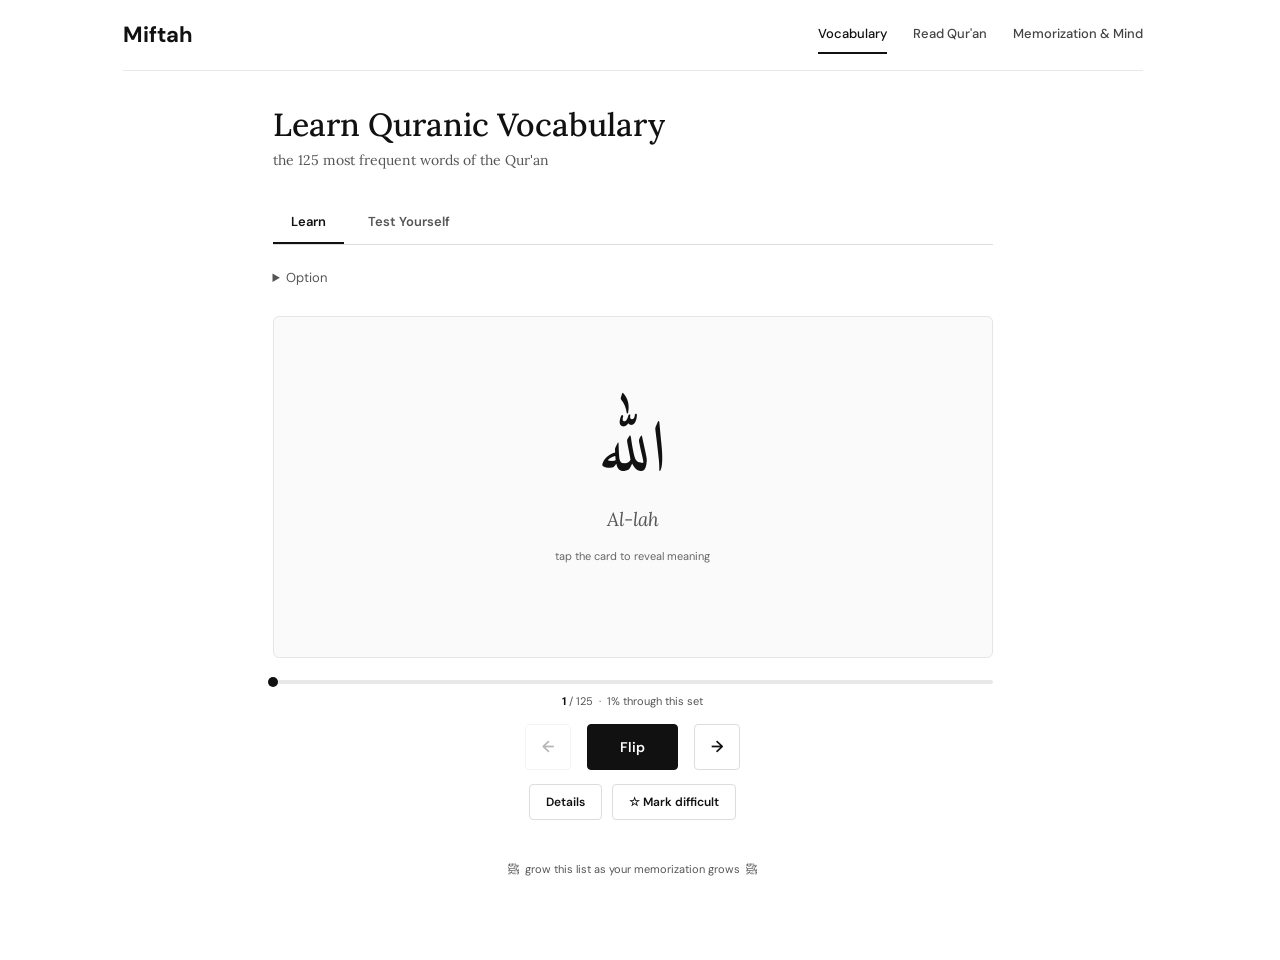
<file: index.html>
<!DOCTYPE html>
<html lang="en">
<head>
<meta charset="UTF-8">
<meta name="viewport" content="width=device-width, initial-scale=1.0">
<title>Most Frequent Words of the Qur'an</title>
<link rel="preconnect" href="https://fonts.googleapis.com">
<link rel="preconnect" href="https://fonts.gstatic.com" crossorigin>
<link href="https://fonts.googleapis.com/css2?family=Amiri:wght@400;700&family=DM+Sans:wght@400;500;600;700&family=Lora:ital,wght@0,400;0,500;0,600;0,700;1,400&display=swap" rel="stylesheet">
<link rel="icon" type="image/svg+xml" href="images/favicon.svg">
<link rel="stylesheet" href="styles.css">
</head>
<body class="memorization-page vocabulary-page">

<div class="guide-shell">

  <header class="app-header">
    <a class="app-brand" href="index.html">Miftah</a>
    <nav class="app-nav" aria-label="Main navigation">
      <a href="index.html" aria-current="page">Vocabulary</a>
      <a href="read.html">Read Qur'an</a>
      <a href="memorization.html">Memorization &amp; Mind</a>
    </nav>
  </header>

  <main class="vocabulary-workspace">
  <div class="mobile-menu" id="mobile-menu">
    <div class="workspace-heading">
    
      <h1>Learn Quranic Vocabulary</h1>
      <p class="subhead" id="subhead">the key to the most frequent words of the Qur'an</p>
    </div>

    <nav class="primary-nav" aria-label="Study mode">
      <div class="mode-toggle">
        <button class="mode-btn active" id="btn-learn" type="button" aria-label="Learn mode">Learn</button>
        <button class="mode-btn" id="btn-test" type="button" aria-label="Test yourself mode">Test Yourself</button>
      </div>
    </nav>

    <div class="toolbar" id="toolbar">
      <details class="study-options">
        <summary>Option</summary>
        <div class="toolbar-top">
          <input class="search-box" id="search-box" type="text" list="word-list" placeholder="Jump to a word…" aria-label="Jump to a word" autocomplete="off">
          <datalist id="word-list"></datalist>
        </div>
        <label class="sort-control" for="sort-select">
          <span>Sort words</span>
          <select id="sort-select">
            <option value="default">Default order</option>
            <option value="occurrences">Most occurrences first</option>
          </select>
        </label>
      <div class="filter-group">
        <span class="filter-label">Filter by type:</span>
        <button class="filter-pill active" data-type="All" type="button">All</button>
        <button class="filter-pill" data-type="Noun" type="button">Noun</button>
        <button class="filter-pill" data-type="Verb" type="button">Verb</button>
        <button class="filter-pill" data-type="Particle" type="button">Particle</button>
        <button class="filter-pill" data-type="Difficult" id="difficult-pill" type="button">★ Difficult</button>
      </div>
      </details>
    </div>
  </div>

  <div class="stage">
    <div class="frame">

      <div class="card-inner">

        <!-- LEARN MODE -->
        <div class="learn-wrap" id="learn-wrap">
          <div class="flip-scene" id="flip-scene">
            <div class="flip-card" id="flip-card">
              <div class="face front">
                <div class="arabic-word" id="w-arabic">الله</div>
                <div class="translit" id="w-translit">Al-lah</div>
                <div class="hint">tap the card to reveal meaning</div>
              </div>
              <div class="face back">
                <p class="translation-text" id="w-translation">Allah</p>
                <div class="badge-row" id="w-badges"></div>
                <div class="freq-block">
                  <div class="freq-label">appears <strong id="w-occ">2550</strong> times in the Qur'an</div>
                  <div class="freq-track"><div class="freq-fill" id="w-freq-fill"></div></div>
                </div>
                <div class="example-block" id="w-example" style="display:none;">
                  <div class="example-label">example</div>
                  <div class="example-arabic" id="w-ex-arabic"></div>
                  <div class="example-pronunciation" id="w-ex-pronunciation"></div>
                  <div class="example-meaning" id="w-ex-meaning"></div>
                </div>
              </div>
            </div>
          </div>
        </div>

        <!-- TEST MODE -->
        <div class="quiz-wrap" id="quiz-wrap">
          <div id="quiz-active-block">
            <div class="quiz-range" id="quiz-range">
              <span class="quiz-range-label">Test range</span>
              <label for="q-start">Start</label>
              <input id="q-start" type="number" min="1" value="1" inputmode="numeric">
              <label for="q-end">End</label>
              <input id="q-end" type="number" min="1" value="1" inputmode="numeric">
              <button class="nav-btn" id="q-apply-range" type="button">Apply</button>
            </div>
            <div class="quiz-scorebar">
              <div>Score <strong id="q-score" style="color:var(--gold-light)">0</strong>/<span id="q-total">0</span> · <span class="streak">streak <span id="q-streak">0</span></span></div>
              <div class="gauge" id="q-gauge" data-pct="0" style="--pct:0"></div>
            </div>
            <div class="quiz-question">
              <div class="quiz-label">What does this word mean?</div>
              <div class="quiz-prompt-arabic" id="q-arabic">مِنْ</div>
              <div class="quiz-prompt-word" id="q-name">min</div>
            </div>
            <div class="options" id="q-options"></div>
            <div class="quiz-feedback" id="q-feedback"></div>
            <div class="quiz-next" id="q-next-wrap" style="display:none;">
              <button class="nav-btn primary" id="q-next-btn" type="button">Next word →</button>
            </div>
          </div>
          <div class="quiz-summary" id="quiz-summary" style="display:none;">
            <div class="quiz-label">Session complete</div>
            <div class="big-score" id="qs-score">0/0</div>
            <p id="qs-msg">Well done.</p>
            <button class="nav-btn primary" id="q-restart-btn" type="button">Test again</button>
          </div>
        </div>

        <div class="empty-state" id="empty-state" style="display:none;">No words match this filter yet.</div>

      </div>
    </div>

    <div class="progress-wrap" id="learn-progress">
      <div class="progress-track" id="progress-track">
        <div class="progress-fill" id="progress-fill"></div>
        <div class="progress-thumb" id="progress-thumb"></div>
      </div>
      <div class="progress-labels"><strong id="p-pos">1</strong> / <span id="p-total">125</span> &nbsp;·&nbsp; <span id="p-pct">1%</span> through this set</div>
    </div>

    <div class="nav-row" id="learn-nav">
      <div class="nav-row-primary">
        <button class="nav-btn icon-btn" id="prev-btn" type="button" aria-label="Previous word">←</button>
        <button class="nav-btn primary" id="flip-btn" type="button">Flip</button>
        <button class="nav-btn icon-btn" id="next-btn" type="button" aria-label="Next word">→</button>
      </div>
      <div class="nav-row-secondary">
        <button class="nav-btn ghost" id="details-btn" type="button">Details</button>
        <button class="nav-btn ghost" id="star-btn" type="button">☆ Mark difficult</button>
      </div>
    </div>
  </div>

  <div class="details-sheet" id="details-sheet" aria-hidden="true">
    <button class="details-backdrop" id="details-backdrop" type="button" aria-label="Close details"></button>
    <section class="details-panel" role="dialog" aria-modal="true" aria-labelledby="details-title">
      <div class="details-topline">word notes</div>
      <h2 class="details-title" id="details-title">Word Detail</h2>
      <button class="details-close" id="details-close" type="button" aria-label="Close details">×</button>
      <img class="details-image" id="details-image" src="" alt="Word explanation image">
      <p class="details-caption" id="details-caption">Reference card for this word.</p>
    </section>
  </div>

  <footer>ﷺ &nbsp;grow this list as your memorization grows&nbsp; ﷺ</footer>

  </main>
</div>

<script src="app.js"></script>
</body>
</html>
</file>
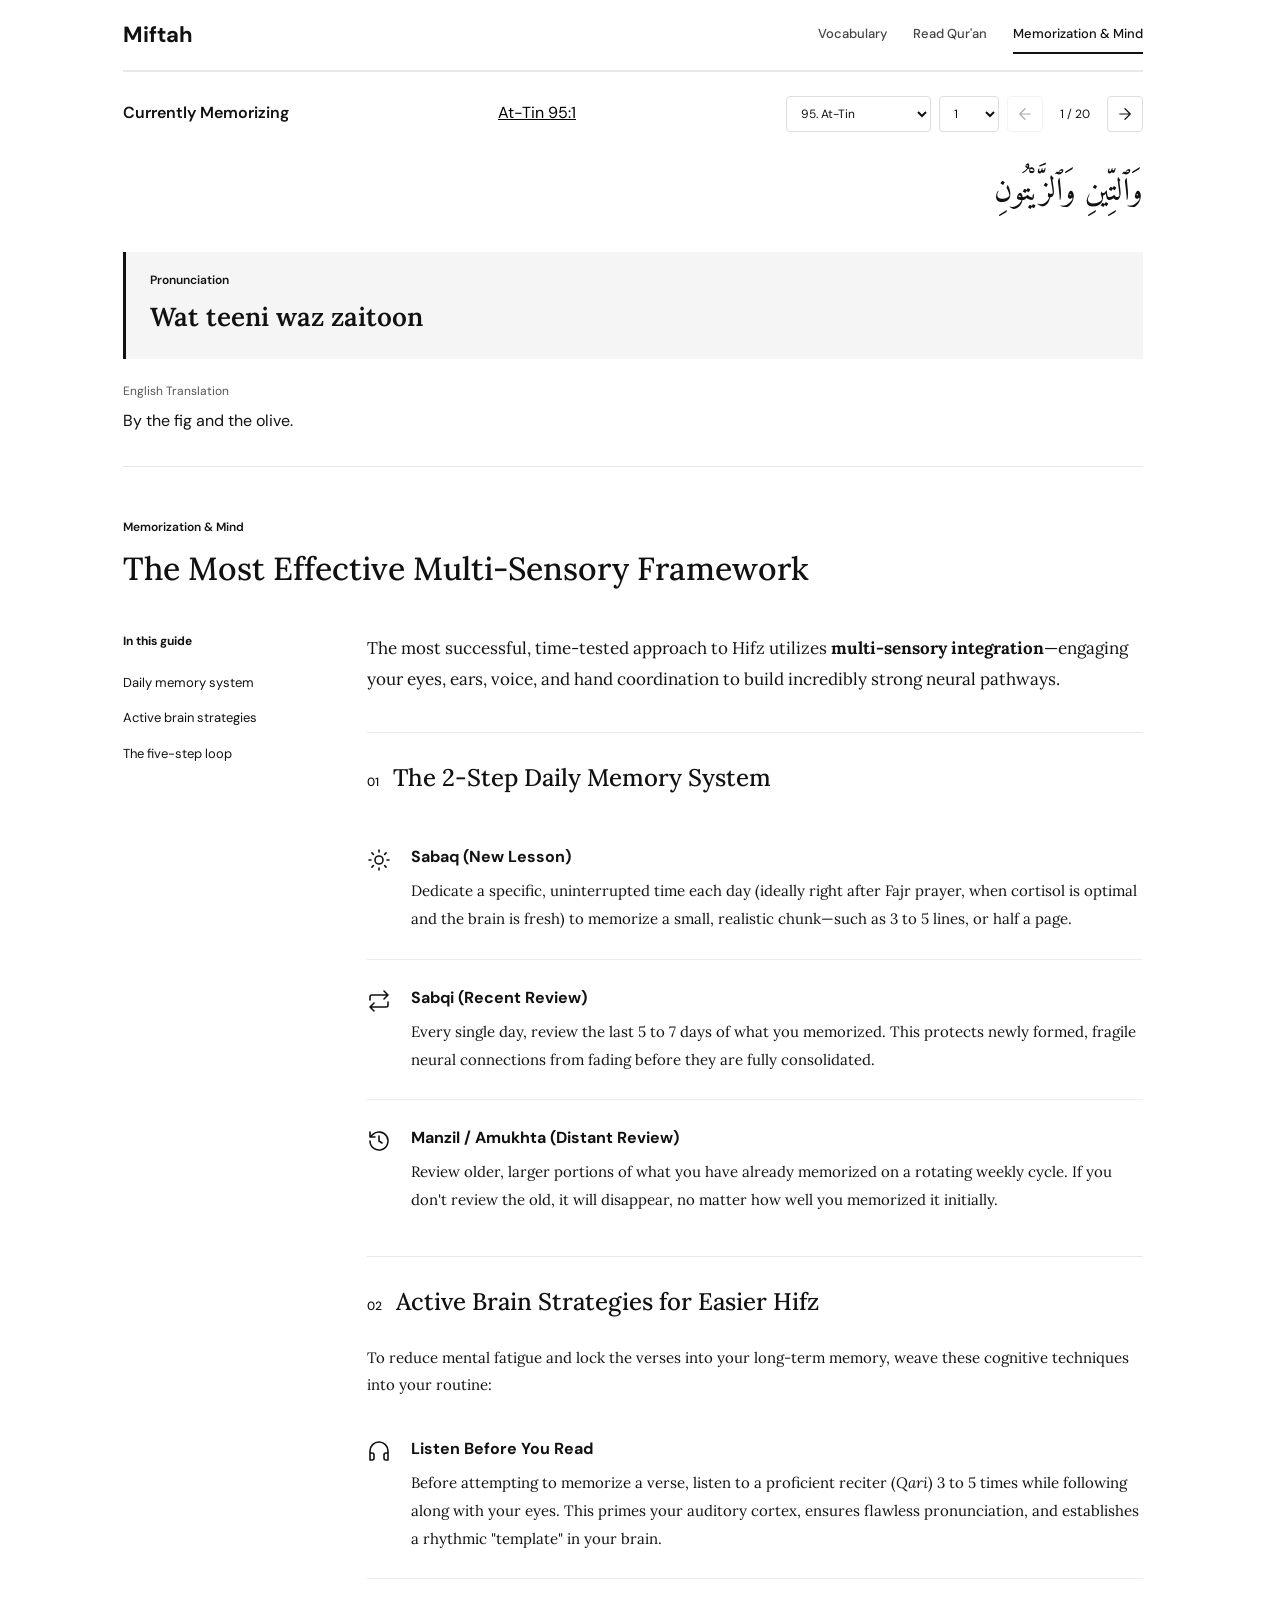
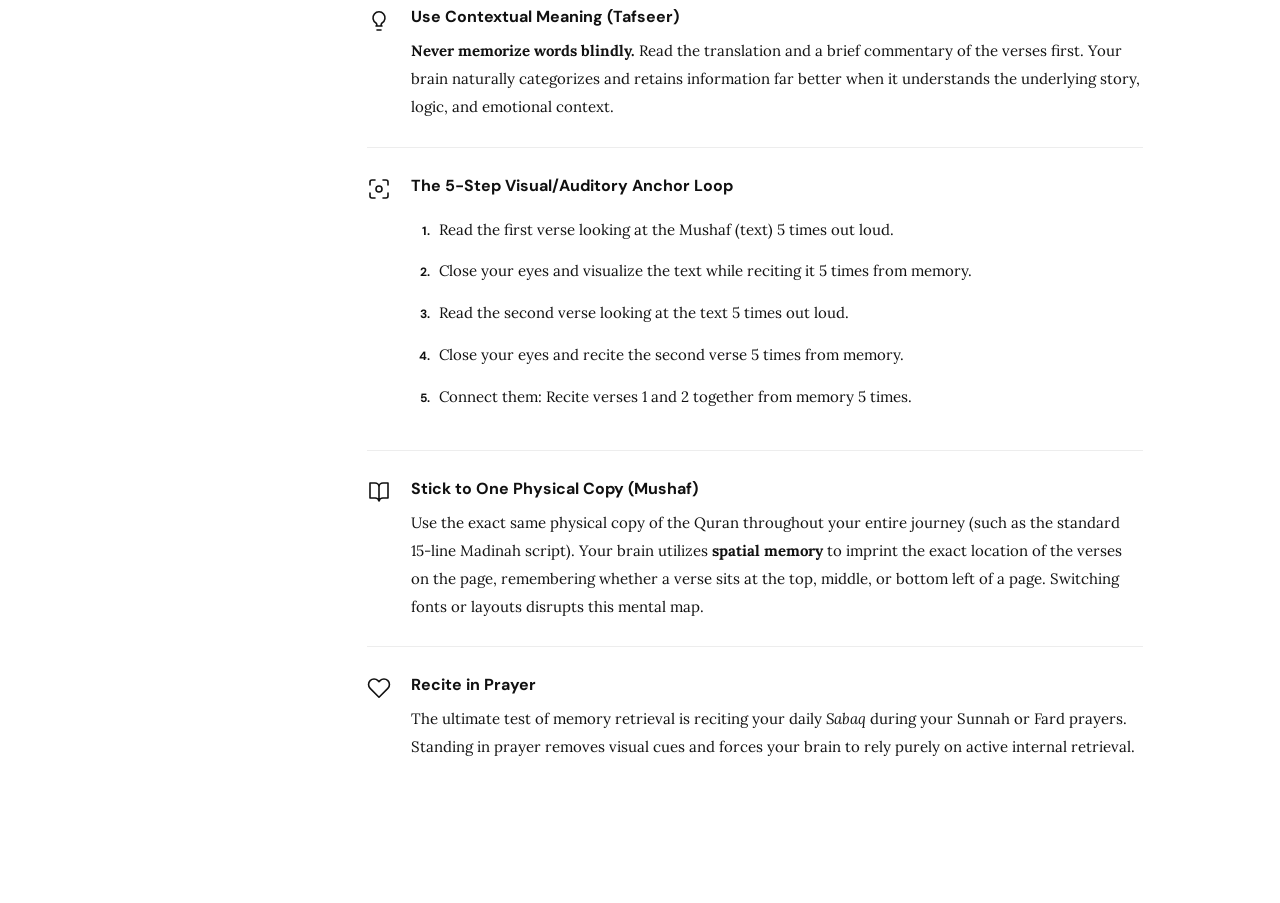
<file: memorization.html>
<!DOCTYPE html>
<html lang="en">
<head>
<meta charset="UTF-8">
<meta name="viewport" content="width=device-width, initial-scale=1.0">
<title>Memorization &amp; Mind | Miftah</title>
<link rel="preconnect" href="https://fonts.googleapis.com">
<link rel="preconnect" href="https://fonts.gstatic.com" crossorigin>
<link href="https://fonts.googleapis.com/css2?family=Amiri:wght@400;700&family=DM+Sans:wght@400;500;600;700&family=Lora:wght@400;500;600;700&display=swap" rel="stylesheet">
<link rel="icon" type="image/svg+xml" href="images/favicon.svg">
<link rel="stylesheet" href="styles.css">
</head>
<body class="memorization-page">
<svg class="guide-icon-definitions" xmlns="http://www.w3.org/2000/svg" aria-hidden="true">
  <symbol id="icon-book" viewBox="0 0 24 24"><path d="M12 7v14m-9-3V3h5a4 4 0 0 1 4 4 4 4 0 0 1 4-4h5v15h-5a4 4 0 0 0-4 3 4 4 0 0 0-4-3Z"/></symbol>
  <symbol id="icon-sun" viewBox="0 0 24 24"><circle cx="12" cy="12" r="4"/><path d="M12 2v2m0 16v2M2 12h2m16 0h2M4.93 4.93l1.42 1.42m11.3 11.3 1.42 1.42m0-14.14-1.42 1.42m-11.3 11.3-1.42 1.42"/></symbol>
  <symbol id="icon-repeat" viewBox="0 0 24 24"><path d="m17 2 4 4-4 4M3 11V8a2 2 0 0 1 2-2h16M7 22l-4-4 4-4m14-1v3a2 2 0 0 1-2 2H3"/></symbol>
  <symbol id="icon-history" viewBox="0 0 24 24"><path d="M3 12a9 9 0 1 0 2.64-6.36L3 8m0-5v5h5m4-1v5l3 2"/></symbol>
  <symbol id="icon-headphones" viewBox="0 0 24 24"><path d="M3 14v-3a9 9 0 0 1 18 0v3M5 13H3v7h2a2 2 0 0 0 2-2v-3a2 2 0 0 0-2-2Zm14 0h2v7h-2a2 2 0 0 1-2-2v-3a2 2 0 0 1 2-2Z"/></symbol>
  <symbol id="icon-lightbulb" viewBox="0 0 24 24"><path d="M9 18h6m-5 4h4m-5-7a6 6 0 1 1 6 0c-.8.6-1 1.2-1 3h-4c0-1.8-.2-2.4-1-3Z"/></symbol>
  <symbol id="icon-focus" viewBox="0 0 24 24"><path d="M8 3H5a2 2 0 0 0-2 2v3m13-5h3a2 2 0 0 1 2 2v3M3 16v3a2 2 0 0 0 2 2h3m8 0h3a2 2 0 0 0 2-2v-3"/><circle cx="12" cy="12" r="3"/></symbol>
  <symbol id="icon-heart" viewBox="0 0 24 24"><path d="M20.84 4.61a5.5 5.5 0 0 0-7.78 0L12 5.67l-1.06-1.06a5.5 5.5 0 0 0-7.78 7.78L12 21.23l8.84-8.84a5.5 5.5 0 0 0 0-7.78Z"/></symbol>
  <symbol id="icon-arrow" viewBox="0 0 24 24"><path d="m12 19-7-7 7-7m-7 7h14"/></symbol>
</svg>
<div class="guide-shell">
	<header class="app-header">
		<a class="app-brand" href="index.html">Miftah</a>
		<nav class="app-nav" aria-label="Main navigation">
			<a href="index.html">Vocabulary</a>
			<a href="read.html">Read Qur'an</a>
			<a href="memorization.html" aria-current="page">Memorization &amp; Mind</a>
		</nav>
	</header>
<main class="guide-page">
	
	<section class="current-verse" aria-labelledby="current-verse-title" aria-busy="true">
		<div class="current-verse-heading">
			<h2 id="current-verse-title">Currently Memorizing</h2>
			<a id="current-verse-reference" hidden></a>
			<div class="verse-nav" role="group" aria-label="Verse navigation">
				<select id="memory-surah-select" aria-label="Select surah" disabled></select>
				<select id="memory-verse-select" aria-label="Select memorization verse" disabled></select>
				<button id="memory-verse-prev" type="button" aria-label="Previous verse" title="Previous verse" disabled><svg class="guide-icon" aria-hidden="true"><use href="#icon-arrow"/></svg></button>
				<span id="memory-verse-position" role="status" aria-atomic="true">0 / 0</span>
				<button class="verse-next" id="memory-verse-next" type="button" aria-label="Next verse" title="Next verse" disabled><svg class="guide-icon" aria-hidden="true"><use href="#icon-arrow"/></svg></button>
			</div>
		</div>
		<p id="current-verse-status" role="status">Loading verse...</p>
		<div id="current-verse-content" hidden>
			<p class="current-verse-arabic" id="current-verse-arabic" lang="ar" dir="rtl"></p>
			<dl class="current-verse-meaning">
				<div class="verse-pronunciation"><dt>Pronunciation</dt><dd id="current-verse-pronunciation"></dd></div>
				<div><dt>English Translation</dt><dd id="current-verse-translation" lang="en"></dd></div>
			</dl>
		</div>
	</section>

    <div class="workspace-heading">
		<p class="guide-eyebrow">Memorization &amp; Mind</p>
		<h1>The Most Effective Multi-Sensory Framework</h1>
	</div>
	<div class="guide-layout">
	<aside class="guide-sidebar">
		<nav aria-label="On this page">
			<p>In this guide</p>
			<a href="#daily-memory-system">Daily memory system</a>
			<a href="#brain-strategies">Active brain strategies</a>
			<a href="#anchor-loop">The five-step loop</a>
		</nav>
	</aside>
	<article class="memory-guide-content">
		<p class="guide-intro">The most successful, time-tested approach to Hifz utilizes <strong>multi-sensory integration</strong>&mdash;engaging your eyes, ears, voice, and hand coordination to build incredibly strong neural pathways.</p>

		<section aria-labelledby="daily-memory-system">
			<h2 id="daily-memory-system"><span class="guide-section-number">01</span>The 2-Step Daily Memory System</h2>
			<ul class="memory-steps guide-practices">
				<li><svg class="guide-icon" aria-hidden="true"><use href="#icon-sun"/></svg><strong>Sabaq (New Lesson)</strong> Dedicate a specific, uninterrupted time each day (ideally right after Fajr prayer, when cortisol is optimal and the brain is fresh) to memorize a small, realistic chunk&mdash;such as 3 to 5 lines, or half a page.</li>
				<li><svg class="guide-icon" aria-hidden="true"><use href="#icon-repeat"/></svg><strong>Sabqi (Recent Review)</strong> Every single day, review the last 5 to 7 days of what you memorized. This protects newly formed, fragile neural connections from fading before they are fully consolidated.</li>
				<li><svg class="guide-icon" aria-hidden="true"><use href="#icon-history"/></svg><strong>Manzil / Amukhta (Distant Review)</strong> Review older, larger portions of what you have already memorized on a rotating weekly cycle. If you don't review the old, it will disappear, no matter how well you memorized it initially.</li>
			</ul>
		</section>

		<section aria-labelledby="brain-strategies">
			<h2 id="brain-strategies"><span class="guide-section-number">02</span>Active Brain Strategies for Easier Hifz</h2>
			<p>To reduce mental fatigue and lock the verses into your long-term memory, weave these cognitive techniques into your routine:</p>
			<ul class="memory-steps guide-practices">
				<li><svg class="guide-icon" aria-hidden="true"><use href="#icon-headphones"/></svg><strong>Listen Before You Read</strong> Before attempting to memorize a verse, listen to a proficient reciter (<em>Qari</em>) 3 to 5 times while following along with your eyes. This primes your auditory cortex, ensures flawless pronunciation, and establishes a rhythmic "template" in your brain.</li>
				<li><svg class="guide-icon" aria-hidden="true"><use href="#icon-lightbulb"/></svg><strong>Use Contextual Meaning (Tafseer)</strong> <strong>Never memorize words blindly.</strong> Read the translation and a brief commentary of the verses first. Your brain naturally categorizes and retains information far better when it understands the underlying story, logic, and emotional context.</li>
				<li id="anchor-loop">
					<svg class="guide-icon" aria-hidden="true"><use href="#icon-focus"/></svg>
					<strong>The 5-Step Visual/Auditory Anchor Loop</strong>
					<ol class="memory-steps">
						<li>Read the first verse looking at the Mushaf (text) 5 times out loud.</li>
						<li>Close your eyes and visualize the text while reciting it 5 times from memory.</li>
						<li>Read the second verse looking at the text 5 times out loud.</li>
						<li>Close your eyes and recite the second verse 5 times from memory.</li>
						<li>Connect them: Recite verses 1 and 2 together from memory 5 times.</li>
					</ol>
				</li>
				<li><svg class="guide-icon" aria-hidden="true"><use href="#icon-book"/></svg><strong>Stick to One Physical Copy (Mushaf)</strong> Use the exact same physical copy of the Quran throughout your entire journey (such as the standard 15-line Madinah script). Your brain utilizes <strong>spatial memory</strong> to imprint the exact location of the verses on the page, remembering whether a verse sits at the top, middle, or bottom left of a page. Switching fonts or layouts disrupts this mental map.</li>
				<li><svg class="guide-icon" aria-hidden="true"><use href="#icon-heart"/></svg><strong>Recite in Prayer</strong> The ultimate test of memory retrieval is reciting your daily <em>Sabaq</em> during your Sunnah or Fard prayers. Standing in prayer removes visual cues and forces your brain to rely purely on active internal retrieval.</li>
			</ul>
		</section>
	</article>
	</div>
</main>
</div>
<script src="memorization.js"></script>
</body>
</html>
</file>
<file: styles.css>
:root{
  --bg-deep:#0b2830;
  --bg-deeper:#071c22;
  --bg-panel:#0f3540;
  --bg-panel-2:#123f4c;
  --gold:#c9a227;
  --gold-light:#e8cf7a;
  --gold-dim:#8a721f;
  --ivory:#f3ead4;
  --ivory-dim:#cabf9e;
  --maroon:#9a4436;
  --teal:#3a9188;
  --ok:#5fae74;
  --bad:#b25550;
  --shadow:rgba(0,0,0,0.45);
  --radius-card:26px;
}

*{box-sizing:border-box;}
html,body{margin:0;padding:0;}
html{scrollbar-gutter:stable;}

body{
  min-height:100vh;
  background:
    radial-gradient(circle at 20% 10%, rgba(58,145,136,0.18), transparent 45%),
    radial-gradient(circle at 85% 85%, rgba(201,162,39,0.10), transparent 50%),
    var(--bg-deep);
  background-color:var(--bg-deep);
  font-family:'Lora', Georgia, serif;
  color:var(--ivory);
  overflow-x:hidden;
  position:relative;
}

body::before{
  content:"";
  position:fixed;
  inset:0;
  pointer-events:none;
  opacity:0.05;
  background-image:
    repeating-linear-gradient(45deg, var(--gold) 0 1px, transparent 1px 46px),
    repeating-linear-gradient(-45deg, var(--gold) 0 1px, transparent 1px 46px);
  background-size:46px 46px;
  animation: driftPattern 90s linear infinite;
  z-index:0;
}
@keyframes driftPattern{
  from{ background-position:0 0, 0 0; }
  to{ background-position:600px 600px, -600px 600px; }
}

.wrap{
  position:relative;
  z-index:1;
  max-width:760px;
  margin:0 auto;
  padding:34px 20px 70px;
}
.mobile-menu-bar{ display:none; }
.mobile-menu-toggle{ display:none; }

.site-header{
  display:flex;
  flex-wrap:wrap;
  align-items:center;
  justify-content:space-between;
  gap:12px 24px;
  margin-bottom:28px;
  padding:0 0 16px;
  border-bottom:1px solid rgba(201,162,39,0.25);
  text-align:left;
  opacity:1;
  animation:none;
}
.site-brand{
  font-family:'Amiri', serif;
  font-size:32px;
  line-height:1.2;
  color:var(--gold-light);
  text-decoration:none;
}
.feature-nav{ display:flex; flex-wrap:wrap; gap:4px 20px; }
.feature-nav a, .guide-contents a{
  padding:8px 0;
  font-family:'Inter', sans-serif;
  font-size:12px;
  line-height:1.5;
  color:var(--ivory-dim);
  text-decoration:none;
  border-bottom:2px solid transparent;
}
.feature-nav a[aria-current="page"]{ color:var(--gold-light); border-color:var(--gold); }
.feature-nav a:hover, .guide-contents a:hover{ color:var(--ivory); border-color:var(--teal); }
a:focus-visible, summary:focus-visible{
  outline:2px solid var(--gold-light);
  outline-offset:3px;
}
.workspace-heading{ margin:0 0 20px; text-align:left; }
.workspace-heading h1{ margin:0 0 4px; font-size:30px; letter-spacing:0; line-height:1.3; }
.workspace-heading .subhead{ font-size:15px; }
.study-options{ width:100%; }
.study-options summary{ color:var(--ivory-dim); font-size:13px; padding:8px 0; cursor:pointer; }
.study-options .sort-control{ margin:12px 0; }
.study-options .filter-group{ justify-content:flex-start; }
.guide-contents{ display:flex; flex-wrap:wrap; gap:0 20px; padding-bottom:16px; margin-bottom:24px; border-bottom:1px solid rgba(201,162,39,0.18); }
.memory-guide-content{
  padding:0 0 20px;
  font-size:15px;
  line-height:1.75;
  overflow-wrap:anywhere;
}
.memory-guide-content section{ padding:8px 0 16px; }
.memory-guide-content a, footer a{ color:var(--gold-light); text-underline-offset:4px; }
.memory-guide-content h2{
  margin:12px 0 16px;
  font-family:'Amiri', serif;
  font-size:24px;
  line-height:1.35;
  scroll-margin-top:24px;
}
.memory-guide-content h3{
  margin:24px 0 10px;
  color:var(--gold-light);
  font-size:17px;
  line-height:1.5;
}
.memory-guide-content p{ margin:0 0 12px; }
.memory-steps{ margin:0; padding-left:24px; }
.memory-steps li{ padding-left:4px; margin-bottom:14px; }
.memory-table-scroll{ max-width:100%; overflow-x:auto; }
.memory-table-scroll:focus-visible{ outline:2px solid var(--gold-light); outline-offset:3px; }
.memory-table{ width:100%; min-width:540px; border-collapse:collapse; font-size:14px; line-height:1.6; }
.memory-table caption{ text-align:left; color:var(--ivory-dim); padding:0 0 12px; }
.memory-table th, .memory-table td{ padding:12px; text-align:left; vertical-align:top; border-bottom:1px solid rgba(201,162,39,0.2); }
.memory-table thead th{ color:var(--gold-light); background:rgba(58,145,136,0.1); }
.memory-table tbody th{ font-weight:500; width:24%; }
.memory-guide-content .memory-guide-note{
  margin:18px 0 0;
  padding-left:14px;
  border-left:2px solid var(--teal);
  color:var(--ivory-dim);
  font-size:14px;
}

body.memorization-page{
  background:#fff;
  color:#111;
  font-family:'Lora', Georgia, serif;
}
.memorization-page::before{ display:none; }
.guide-icon-definitions{ position:absolute; width:0; height:0; overflow:hidden; }
.guide-shell{ max-width:1100px; margin:0 auto; padding:0 40px 80px; }
.guide-topbar{
  display:flex;
  justify-content:space-between;
  align-items:center;
  flex-wrap:wrap;
  gap:16px;
  padding:24px 0;
  border-bottom:1px solid #e8e8e8;
  font-family:'DM Sans', sans-serif;
}
.guide-topbar a{ color:#111; text-decoration:none; }
.guide-brand{ font-size:20px; font-weight:700; }
.guide-brand span{ font-size:13px; font-weight:400; margin-left:8px; }
.guide-back{ display:inline-flex; align-items:center; gap:8px; font-size:13px; padding:8px 0; }
.guide-topbar a:hover, .guide-sidebar a:hover{ text-decoration:underline; text-underline-offset:5px; }
.memorization-page a:focus-visible{ outline:2px solid #111; outline-offset:5px; }
.guide-icon{ width:24px; height:24px; flex:none; fill:none; stroke:currentColor; stroke-width:1.6; stroke-linecap:round; stroke-linejoin:round; }
.guide-back .guide-icon{ width:18px; height:18px; }
.memorization-page .workspace-heading{ max-width:770px; margin:52px 0 44px; }
.guide-title-icon{ width:40px; height:40px; margin-bottom:22px; }
.guide-eyebrow{ margin:0 0 14px; font-family:'DM Sans', sans-serif; font-size:12px; font-weight:600; }
.memorization-page .workspace-heading h1{ color:#111; font-family:'Lora', Georgia, serif; font-size:32px; font-weight:500; line-height:1.25; letter-spacing:0; }
.current-verse{ margin:0 0 42px; padding:24px 0 30px; border-top:1px solid #e8e8e8; border-bottom:1px solid #e8e8e8; }
.current-verse-heading{ display:flex; flex-wrap:wrap; align-items:baseline; justify-content:space-between; gap:8px 20px; font-family:'DM Sans', sans-serif; }
.current-verse-heading h2{ margin:0; font-size:16px; font-weight:600; }
.current-verse-heading p{ margin:0; font-size:13px; color:#555; }
#current-verse-reference, #current-verse-reference:visited, #current-verse-reference:hover, #current-verse-reference:active{ color:#000; }
.verse-nav{ display:flex; flex-wrap:wrap; align-items:center; gap:8px; }
.verse-nav select{ height:36px; padding:0 10px; border:1px solid #ddd; border-radius:4px; background:#fff; color:#111; font-family:'DM Sans', sans-serif; font-size:12px; }
.verse-nav #memory-surah-select{ width:min(145px, 36vw); }
.verse-nav #memory-verse-select{ width:min(60px, 42vw); }
.verse-nav select:focus-visible{ outline:2px solid #111; outline-offset:3px; }
.verse-nav button{ display:flex; align-items:center; justify-content:center; width:36px; height:36px; padding:0; border:1px solid #ddd; border-radius:4px; background:#fff; color:#111; cursor:pointer; }
.verse-nav button:hover:not(:disabled){ background:#f4f4f4; border-color:#111; }
.verse-nav button:focus-visible{ outline:2px solid #111; outline-offset:3px; }
.verse-nav button:disabled{ opacity:0.35; cursor:default; }
.verse-nav .guide-icon{ width:18px; height:18px; }
.verse-next .guide-icon{ transform:rotate(180deg); }
#memory-verse-position{ min-width:48px; text-align:center; font-size:12px; font-variant-numeric:tabular-nums; }
.current-verse-arabic{ margin:28px 0; font-family:'Amiri', serif; font-size:32px; line-height:2; text-align:right; overflow-wrap:anywhere; }
.current-verse-meaning{ display:grid; grid-template-columns:minmax(0,1fr); gap:24px; margin:0; }
.current-verse-meaning dt{ margin-bottom:8px; font-family:'DM Sans', sans-serif; font-size:12px; color:#555; }
.current-verse-meaning dd{ margin:0; font-size:16px; line-height:1.8; overflow-wrap:anywhere; }
.verse-pronunciation{ padding:20px 24px; border-left:3px solid #111; background:#f5f5f5; }
.verse-pronunciation dt{ color:#111; font-weight:600; }
.verse-pronunciation dd{ font-size:26px; font-weight:600; line-height:1.65; }
#current-verse-status{ font-family:'DM Sans', sans-serif; font-size:14px; line-height:1.6; }
@media (max-width:760px){
  .current-verse{ margin-bottom:28px; padding:20px 0 24px; }
  .current-verse-arabic{ font-size:30px; }
  .current-verse-meaning{ grid-template-columns:minmax(0,1fr); gap:20px; }
  .verse-pronunciation{ padding:16px 18px; }
  .verse-pronunciation dd{ font-size:24px; }
}
.guide-layout{ display:grid; grid-template-columns:190px minmax(0,1fr); gap:54px; align-items:start; }
.guide-sidebar{ position:sticky; top:28px; font-family:'DM Sans', sans-serif; }
.guide-sidebar p{ margin:0 0 16px; font-size:12px; font-weight:700; }
.guide-sidebar a{ display:block; padding:8px 0; color:#111; font-size:13px; line-height:1.5; text-decoration:none; }
.memorization-page .memory-guide-content{ min-width:0; color:#111; font-size:15px; line-height:1.85; }
.memorization-page .guide-intro{ margin:0 0 36px; font-size:17px; line-height:1.85; }
.memorization-page .memory-guide-content section{ padding:28px 0 16px; border-top:1px solid #e8e8e8; }
.memorization-page .memory-guide-content h2{ display:flex; align-items:baseline; gap:14px; font-family:'Lora', Georgia, serif; font-size:24px; font-weight:500; line-height:1.45; margin:0 0 24px; color:#111; }
.guide-section-number{ font-family:'DM Sans', sans-serif; font-size:12px; font-weight:500; flex:none; }
.memorization-page .guide-practices{ list-style:none; padding:0; margin:0; }
.memorization-page .guide-practices > li{ position:relative; margin:0; padding:26px 0 26px 44px; border-bottom:1px solid #ededed; scroll-margin-top:24px; }
.memorization-page .guide-practices > li:last-child{ border-bottom:0; }
.guide-practices > li > .guide-icon{ position:absolute; left:0; top:29px; }
.guide-practices > li > strong:first-of-type{ display:block; margin-bottom:8px; font-family:'DM Sans', sans-serif; font-size:16px; font-weight:700; line-height:1.5; }
.memorization-page .guide-practices ol{ padding:0 0 0 22px; margin:18px 0 0; }
.memorization-page .guide-practices ol li{ padding-left:6px; margin-bottom:14px; }
.memorization-page .guide-practices ol li::marker{ font-family:'DM Sans', sans-serif; font-size:12px; font-weight:700; }
#current-verse-translation{font-family:'DM Sans', sans-serif;}
@media (max-width:760px){
  .guide-shell{ padding:0 22px 48px; }
  .guide-topbar{ padding:18px 0; }
  .guide-brand span{ display:none; }
  .memorization-page .workspace-heading{ margin:34px 0 28px; }
  .memorization-page .workspace-heading h1{ font-size:30px; }
  .guide-title-icon{ width:32px; height:32px; margin-bottom:16px; }
  .guide-layout{ grid-template-columns:minmax(0,1fr); gap:28px; }
  .guide-sidebar{ position:static; padding:0 0 20px; border-bottom:1px solid #e8e8e8; }
  .guide-sidebar nav{ display:flex; flex-wrap:wrap; gap:0 18px; }
  .guide-sidebar p{ width:100%; margin-bottom:6px; }
  .guide-sidebar a{ font-size:12px; }
  .memorization-page .guide-intro{ font-size:16px; margin-bottom:28px; }
  .memorization-page .memory-guide-content h2{ font-size:22px; gap:10px; }
  .memorization-page .guide-practices > li{ padding-left:36px; }
  .guide-practices > li > .guide-icon{ width:22px; height:22px; }
}

.reader-page-links{ display:flex; flex-wrap:wrap; gap:12px 24px; font-size:13px; }
.reader-page .workspace-heading{ margin:32px 0 28px; }
.reader-page .guide-title-icon{ margin-bottom:12px; }
.reader-toolbar{ display:flex; align-items:center; justify-content:space-between; flex-wrap:wrap; gap:12px; margin-bottom:18px; font-family:'DM Sans', sans-serif; }
.reader-page .read-parts{ justify-content:flex-start; margin:0; gap:4px; padding:0; border:0; border-radius:0; background:none; }
.reader-page .part-btn{ padding:10px 14px; border:1px solid #e5e5e5; border-radius:4px; background:#fff; color:#111; font-family:'DM Sans', sans-serif; font-size:13px; letter-spacing:0; box-shadow:none; }
.reader-page .part-btn.active{ color:#fff; background:#111; border-color:#111; }
.reader-page .part-btn:hover:not(.active){ background:#f4f4f4; border-color:#aaa; }
.reader-page .read-status{ padding:0; border:0; border-radius:0; color:#111; background:none; font-family:'DM Sans', sans-serif; font-size:12px; letter-spacing:0; }
.reader-page .read-scroll{ max-height:80vh; border:1px solid #e5e5e5; border-radius:4px; background:#fff; box-shadow:none; }
.reader-page .read-page{ background:#fff; }
.reader-page .read-loading{ background:#fff; color:#111; font-family:'DM Sans', sans-serif; }
.reader-page .read-nav{ justify-content:flex-start; padding:16px 0; margin-top:0; border:0; border-radius:0; background:none; gap:8px; }
.reader-page .nav-btn{ padding:10px 14px; border:1px solid #ddd; border-radius:4px; color:#111; background:#fff; font-family:'DM Sans', sans-serif; font-size:13px; letter-spacing:0; box-shadow:none; }
.reader-page .nav-btn:hover:not(:disabled){ background:#f4f4f4; border-color:#aaa; transform:none; }
.reader-page .nav-btn:disabled{ opacity:0.4; }
.reader-page .fab{ background:#111; color:#fff; border:1px solid #111; width:52px; height:52px; box-shadow:0 4px 16px rgba(0,0,0,0.12); animation:none; }
.reader-page :focus-visible{ outline:2px solid #111; outline-offset:3px; }
@media (max-width:760px){
  .reader-page .guide-shell{ padding:0 16px 90px; }
  .reader-page .workspace-heading{ margin:26px 0; }
  .reader-page .part-btn{ padding:9px 12px; font-size:12px; }
  .reader-page .read-scroll{ max-height:70vh; }
}

header{
  text-align:center;
  margin-bottom:22px;
  opacity:0;
  animation: riseIn 0.9s ease forwards;
}
.eyebrow{
  font-family:'Inter', sans-serif;
  font-size:11px;
  letter-spacing:0.28em;
  text-transform:uppercase;
  color:var(--gold-light);
  opacity:0.85;
}
h1{
  font-family:'Amiri', serif;
  font-weight:700;
  font-size:clamp(30px, 6vw, 46px);
  margin:6px 0 2px;
  color:var(--ivory);
  letter-spacing:0.01em;
}
h1 .accent{ color:var(--gold-light); }
.subhead{
  font-family:'Cormorant Garamond', serif;
  font-style:italic;
  font-size:16px;
  color:var(--ivory-dim);
  margin:0;
}

/* ---------- primary navigation ---------- */
.primary-nav{
  display:flex;
  justify-content:flex-start;
  align-items:center;
  gap:12px;
  margin:0 0 16px;
  flex-wrap:wrap;
  opacity:0;
  animation: riseIn 0.9s ease 0.15s forwards;
}

.mode-toggle{
  display:flex;
  justify-content:flex-start;
  gap:6px;
  padding:0;
  border-bottom:1px solid rgba(201,162,39,0.2);
  width:100%;
}
.mode-btn{
  font-family:'Inter', sans-serif;
  font-size:13px;
  letter-spacing:0;
  font-weight:600;
  color:var(--ivory-dim);
  background:transparent;
  border:0;
  border-bottom:2px solid transparent;
  padding:12px 16px;
  border-radius:0;
  cursor:pointer;
  transition:all 0.3s ease;
}
.mode-btn:hover{
  color:var(--ivory);
  background:rgba(201,162,39,0.08);
  border-color:rgba(201,162,39,0.25);
}
.mode-btn.active{
  background:transparent;
  color:var(--gold-light);
  border-bottom-color:var(--gold);
  box-shadow:none;
}

.action-btn{
  font-family:'Inter', sans-serif;
  font-size:13px;
  letter-spacing:0.05em;
  font-weight:600;
  color:var(--teal);
  background:rgba(58,145,136,0.1);
  border:1.5px solid var(--teal);
  padding:10px 18px;
  border-radius:10px;
  cursor:pointer;
  transition:all 0.3s ease;
  animation: slideInBtn 0.5s ease forwards;
}
.action-btn:hover{
  color:var(--ivory);
  background:rgba(58,145,136,0.2);
  border-color:var(--teal);
  box-shadow:0 4px 12px rgba(58,145,136,0.2);
}

/* ---------- floating action button (FAB) ---------- */
.fab{
  position:fixed;
  bottom:32px;
  right:32px;
  width:62px;
  height:62px;
  border-radius:50%;
  background:linear-gradient(135deg, var(--teal), rgba(58,145,136,0.8));
  border:2px solid var(--teal);
  color:var(--ivory);
  font-size:28px;
  font-weight:700;
  text-decoration:none;
  display:flex;
  align-items:center;
  justify-content:center;
  cursor:pointer;
  box-shadow:0 8px 28px rgba(58,145,136,0.3);
  transition:all 0.3s cubic-bezier(0.23, 1, 0.32, 1);
  z-index:999;
  animation: slideUpFab 0.5s ease forwards;
}
.fab:hover{
  transform:scale(1.1);
  box-shadow:0 12px 36px rgba(58,145,136,0.4);
}
.fab:active{
  transform:scale(0.95);
}
.fab-icon{
  display:flex;
  align-items:center;
  justify-content:center;
  line-height:1;
}
@keyframes slideUpFab{
  from{ opacity:0; transform:translateY(20px) scale(0.8); }
  to{ opacity:1; transform:translateY(0) scale(1); }
}

/* ---------- filters + search ---------- */
.toolbar{
  display:flex;
  flex-direction:column;
  align-items:center;
  gap:4px;
  margin:0 auto 28px;
  max-width:none;
  padding:0;
  border-radius:0;
  background:none;
  border:0;
  box-shadow:none;
  opacity:0;
  animation: riseIn 0.9s ease 0.2s forwards;
}

.toolbar-top{
  display:flex;
  flex-wrap:wrap;
  justify-content:center;
  align-items:center;
  gap:12px;
  width:100%;
}

.filter-label{
  font-family:'Inter', sans-serif;
  font-size:11px;
  font-weight:600;
  letter-spacing:0.06em;
  text-transform:uppercase;
  color:var(--ivory-dim);
  opacity:0.7;
}

.filter-group{
  display:flex;
  flex-wrap:wrap;
  justify-content:center;
  align-items:center;
  gap:8px;
}
.filter-pill{
  font-family:'Inter', sans-serif;
  font-size:11.5px;
  font-weight:600;
  letter-spacing:0.03em;
  color:var(--ivory-dim);
  background:rgba(255,255,255,0.03);
  border:1px solid rgba(201,162,39,0.2);
  padding:7px 14px;
  border-radius:999px;
  cursor:pointer;
  transition:all 0.2s ease;
}
.filter-pill:hover{ border-color:var(--gold); color:var(--ivory); transform:translateY(-1px); }
.filter-pill.active{
  background:rgba(201,162,39,0.18);
  border-color:var(--gold);
  color:var(--gold-light);
  box-shadow:0 4px 14px rgba(201,162,39,0.18);
}
.search-box{
  font-family:'Lora', serif;
  font-size:13px;
  color:var(--ivory);
  background:rgba(255,255,255,0.04);
  border:1px solid rgba(201,162,39,0.28);
  border-radius:10px;
  padding:10px 16px;
  width:200px;
  outline:none;
  transition:all 0.3s ease;
}
.search-box::placeholder{ color:var(--ivory-dim); opacity:0.65; }
.search-box:hover{ border-color:rgba(201,162,39,0.4); background:rgba(255,255,255,0.05); }
.search-box:focus{ 
  border-color:var(--gold); 
  width:240px; 
  background:rgba(255,255,255,0.07); 
  box-shadow:0 0 0 3px rgba(201,162,39,0.12); 
}

.sort-control{
  display:flex;
  align-items:center;
  gap:8px;
  font-family:'Inter', sans-serif;
  font-size:12px;
  font-weight:600;
  letter-spacing:0.03em;
  color:var(--ivory-dim);
}
.sort-control select{
  font-family:'Inter', sans-serif;
  font-size:12px;
  font-weight:600;
  letter-spacing:0.02em;
  color:var(--ivory);
  background:rgba(255,255,255,0.04);
  border:1px solid rgba(201,162,39,0.25);
  border-radius:10px;
  padding:9px 13px;
  outline:none;
  cursor:pointer;
  transition:all 0.3s ease;
}
.sort-control select:hover,
.sort-control select:focus{
  border-color:var(--gold);
  color:var(--gold-light);
  background:rgba(255,255,255,0.06);
  box-shadow:0 0 0 3px rgba(201,162,39,0.1);
}

/* ---------- ornamental frame ---------- */
.stage{
  opacity:0;
  animation: riseIn 1s ease 0.3s forwards;
}

.frame{
  position:relative;
  background:linear-gradient(160deg, var(--bg-panel-2), var(--bg-panel) 60%, var(--bg-deeper));
  border-radius:var(--radius-card);
  padding:3px;
  box-shadow:0 25px 60px var(--shadow), inset 0 1px 0 rgba(255,255,255,0.03);
  transition:box-shadow 0.3s ease;
}
.frame:hover{ box-shadow:0 30px 70px var(--shadow), inset 0 1px 0 rgba(255,255,255,0.04); }
.frame::before{
  content:"";
  position:absolute;
  inset:10px;
  border:1px solid rgba(201,162,39,0.55);
  border-radius:calc(var(--radius-card) - 10px);
  pointer-events:none;
}
.corner{ position:absolute; width:34px; height:34px; z-index:2; opacity:0.9; }
.corner svg{ width:100%; height:100%; display:block; }
.corner.tl{ top:6px; left:6px; }
.corner.tr{ top:6px; right:6px; transform:scaleX(-1); }
.corner.bl{ bottom:6px; left:6px; transform:scaleY(-1); }
.corner.br{ bottom:6px; right:6px; transform:scale(-1,-1); }

.card-inner{
  position:relative;
  border-radius:calc(var(--radius-card) - 4px);
  background:radial-gradient(circle at 50% 0%, rgba(232,207,122,0.06), transparent 60%);
  padding:36px 18px 30px;
  min-height:320px;
  display:flex;
  flex-direction:column;
  align-items:center;
  justify-content:center;
  text-align:center;
}

/* flip card (learn mode) */
.flip-scene{ width:100%; perspective:1400px; cursor:pointer; }
.flip-card{
  position:relative;
  width:100%;
  height:280px;
  transform-style:preserve-3d;
  -webkit-transform-style:preserve-3d;
  transition:transform 0.7s cubic-bezier(.4,.2,.2,1), height 0.4s ease;
}
.flip-card.flipped{ transform:rotateY(180deg); }
.flip-card.no-flip-anim{ transition:none !important; }
.face{
  position:absolute;
  top:0; left:0; width:100%; height:100%;
  backface-visibility:hidden;
  -webkit-backface-visibility:hidden;
  display:flex;
  flex-direction:column;
  align-items:center;
  justify-content:center;
  gap:10px;
  padding:6px 2px;
}
.face.front{ transform:rotateY(0deg); }
.face.back{ transform:rotateY(180deg); }

.arabic-word{
  font-family:'Amiri', serif;
  font-size:clamp(52px, 12vw, 78px);
  color:var(--gold-light);
  line-height:1.2;
  white-space:nowrap;
  word-break:keep-all;
  overflow-wrap:normal;
  text-shadow:0 2px 18px rgba(201,162,39,0.25);
}
.translit{
  font-family:'Cormorant Garamond', serif;
  font-style:italic;
  font-size:20px;
  color:var(--ivory-dim);
  white-space:nowrap;
  word-break:keep-all;
  overflow-wrap:normal;
  letter-spacing:0.02em;
}
.hint{
  font-family:'Inter', sans-serif;
  font-size:11px;
  letter-spacing:0.16em;
  text-transform:uppercase;
  color:var(--gold-dim);
  margin-top:8px;
}

.translation-text{
  font-family:'Cormorant Garamond', serif;
  font-size:clamp(28px,6vw,34px);
  font-weight:600;
  color:var(--gold-light);
  white-space:nowrap;
  word-break:keep-all;
  overflow-wrap:normal;
  margin:0;
}

.badge-row{
  display:flex;
  flex-wrap:wrap;
  justify-content:center;
  gap:8px;
  margin-top:6px;
}
.badge{
  font-family:'Inter', sans-serif;
  font-size:11px;
  letter-spacing:0.05em;
  padding:5px 12px;
  border-radius:999px;
  border:1px solid rgba(201,162,39,0.3);
  color:var(--ivory-dim);
}
.badge.type-noun{ border-color:rgba(58,145,136,0.6); color:#a9dcd6; }
.badge.type-verb{ border-color:rgba(154,68,54,0.65); color:#e3ada3; }
.badge.type-particle{ border-color:rgba(201,162,39,0.6); color:var(--gold-light); }
.badge.root-badge{ font-family:'Amiri', serif; font-size:14px; letter-spacing:0.1em; }

.freq-block{
  margin-top:16px;
  width:100%;
  max-width:560px;
  display:flex;
  align-items:center;
  justify-content:center;
  gap:10px;
  margin-left:auto;
  margin-right:auto;
  flex-direction: column; /* Stacks children vertically */
  gap: 8px; /* Adds space between text and track */
}
.freq-label{
  font-family:'Inter', sans-serif;
  font-size:11.5px;
  color:var(--ivory-dim);
  margin:0;
  white-space:nowrap;
}
.freq-label strong{ color:var(--gold-light); }
.freq-track{
  flex:1 1 auto;
  min-width:120px;
  height:6px;
  border-radius:6px;
  background:rgba(201,162,39,0.15);
  overflow:hidden;

  height: 10px; 
}
.freq-fill{
  height:100%;
  border-radius:6px;
  background:linear-gradient(90deg, var(--gold-dim), var(--gold-light));
  width:0%;
  transition:width 0.8s cubic-bezier(.2,.8,.2,1);

}

.example-block{
  margin-top:12px;
  /* width:100%; */
  max-width:340px;
  /* margin-left:auto;
  margin-right:auto; */
  border-top:1px solid rgba(201,162,39,0.18);
  padding-top:10px;
  text-align:center;
}
.example-label{
  font-family:'Inter', sans-serif;
  font-size:10px;
  letter-spacing:0.12em;
  text-transform:uppercase;
  color:rgba(201,162,39,0.5);
  margin-bottom:8px;
}
.example-arabic{
  font-family:'Amiri', serif;
  font-size:24px;
  color:var(--ivory);
  direction:ltl;
  line-height:1.5;
  white-space:nowrap;
  text-overflow:ellipsis;
  margin-bottom:4px;
}
.example-pronunciation{
  font-family:'Lora', serif;
  font-size:18px;
  font-style:italic;
  color:var(--ivory-dim);
  margin-top:8px;
  white-space:nowrap;
  text-overflow:ellipsis;
}
.example-meaning{
  font-family:'Inter', sans-serif;
  font-size:13.5px;
  color:rgba(201,162,39,0.8);
  margin-top:6px;
  white-space:nowrap;
  text-overflow:ellipsis;
}

/* ---------- progress bar ---------- */
.progress-wrap{ margin:22px 0 8px; }
.progress-track{
  position:relative;
  height:7px;
  border-radius:6px;
  background:rgba(201,162,39,0.15);
  cursor:pointer;
}
.progress-fill{
  position:absolute; top:0; left:0; height:100%;
  border-radius:6px;
  background:linear-gradient(90deg, var(--gold-dim), var(--gold-light));
  transition:width 0.3s ease;
}
.progress-thumb{
  position:absolute;
  top:50%;
  width:14px; height:14px;
  border-radius:50%;
  background:var(--gold-light);
  box-shadow:0 0 10px rgba(232,207,122,0.7);
  transform:translate(-50%,-50%);
  transition:left 0.3s ease;
}
.progress-labels{
  text-align:center;
  font-family:'Inter', sans-serif;
  font-size:11px;
  letter-spacing:0.1em;
  color:var(--ivory-dim);
  margin-top:10px;
}
.progress-labels strong{ color:var(--gold-light); }

/* ---------- nav controls ---------- */
.nav-row{ display:flex; flex-direction:column; align-items:center; gap:14px; margin-top:16px; }
.nav-row-primary{ display:flex; justify-content:center; align-items:center; gap:16px; }
.nav-row-secondary{ display:flex; flex-wrap:wrap; justify-content:center; align-items:center; gap:10px; }
.nav-btn{
  font-family:'Inter', sans-serif;
  font-size:13px;
  font-weight:600;
  letter-spacing:0.04em;
  color:var(--ivory);
  background:rgba(58,145,136,0.14);
  border:1px solid rgba(201,162,39,0.3);
  padding:11px 20px;
  border-radius:999px;
  cursor:pointer;
  transition:all 0.2s ease;
  display:flex;
  align-items:center;
  gap:6px;
}
.nav-btn:hover{ background:rgba(201,162,39,0.18); border-color:var(--gold); transform:translateY(-2px); }
.nav-btn:active{ transform:translateY(0); }
.nav-btn:disabled{ opacity:0.3; cursor:default; transform:none; }
.nav-btn.primary{
  background:linear-gradient(135deg, var(--gold-dim), var(--gold));
  color:var(--bg-deeper);
  border-color:var(--gold);
  padding:13px 32px;
  font-size:14px;
  box-shadow:0 8px 20px rgba(201,162,39,0.25);
}
.nav-btn.ghost{
  background:transparent;
  border-color:rgba(201,162,39,0.22);
  color:var(--ivory-dim);
  font-size:12px;
  padding:9px 16px;
}
.nav-btn.ghost:hover{ color:var(--ivory); }
.nav-btn.ghost.active{
  background:rgba(201,162,39,0.16);
  border-color:var(--gold);
  color:var(--gold-light);
}
.nav-btn.icon-btn{
  width:46px;
  height:46px;
  padding:0;
  justify-content:center;
  border-radius:50%;
  font-size:16px;
}

/* ---------- details sheet ---------- */
.details-sheet{
  position:fixed;
  inset:0;
  z-index:20;
  opacity:0;
  pointer-events:none;
  transition:opacity 0.3s ease;
}
.details-sheet.active{
  opacity:1;
  pointer-events:auto;
}
.details-backdrop{
  position:absolute;
  inset:0;
  border:0;
  width:100%;
  background:rgba(3, 16, 20, 0.72);
  backdrop-filter:blur(2px);
  cursor:pointer;
}
.details-panel{
  position:absolute;
  left:50%;
  bottom:56px;
  transform:translate(-50%, 22px);
  width:min(92vw, 700px);
  max-height:86vh;
  overflow:auto;
  border-radius:24px;
  padding:22px 18px 18px;
  border:1px solid rgba(201,162,39,0.38);
  background:linear-gradient(165deg, rgba(11,40,48,0.98), rgba(7,28,34,0.96));
  box-shadow:0 18px 50px rgba(0,0,0,0.48);
  transition:transform 0.36s cubic-bezier(.24,.84,.26,1);
}
.details-sheet.active .details-panel{ transform:translate(-50%, 0); }
.details-topline{
  font-family:'Inter', sans-serif;
  font-size:10px;
  letter-spacing:0.2em;
  text-transform:uppercase;
  color:var(--gold-dim);
}
.details-title{
  margin:4px 32px 12px 0;
  font-family:'Cormorant Garamond', serif;
  font-size:30px;
  line-height:1.1;
  color:var(--gold-light);
}
.details-close{
  position:absolute;
  top:12px;
  right:12px;
  width:36px;
  height:36px;
  border-radius:999px;
  border:1px solid rgba(201,162,39,0.45);
  background:rgba(255,255,255,0.04);
  color:var(--ivory);
  font-size:24px;
  line-height:1;
  cursor:pointer;
}
.details-image{
  width:100%;
  border-radius:14px;
  border:1px solid rgba(201,162,39,0.3);
  background:rgba(0,0,0,0.2);
  display:block;
}
.details-caption{
  margin:10px 0 0;
  font-family:'Inter', sans-serif;
  font-size:12px;
  color:var(--ivory-dim);
  letter-spacing:0.03em;
}

/* ---------- quiz mode ---------- */
.quiz-wrap{ display:none; }
.quiz-wrap.active{ display:block; }
.learn-wrap.hidden{ display:none; }

.quiz-range{
  display:flex;
  flex-wrap:wrap;
  align-items:center;
  justify-content:center;
  gap:8px;
  margin-bottom:16px;
}
.quiz-range-label{
  font-family:'Inter', sans-serif;
  font-size:11px;
  letter-spacing:0.14em;
  text-transform:uppercase;
  color:var(--gold-dim);
  margin-right:2px;
}
.quiz-range label{
  font-family:'Inter', sans-serif;
  font-size:12px;
  color:var(--ivory-dim);
}
.quiz-range input{
  width:74px;
  padding:7px 10px;
  border-radius:999px;
  border:1px solid rgba(201,162,39,0.28);
  background:rgba(255,255,255,0.03);
  color:var(--ivory);
  font-family:'Inter', sans-serif;
  font-size:13px;
  text-align:center;
}
.quiz-range input[type="number"]::-webkit-outer-spin-button,
.quiz-range input[type="number"]::-webkit-inner-spin-button{
  -webkit-appearance:none;
  margin:0;
}
.quiz-range input[type="number"]{
  -moz-appearance:textfield;
  appearance:textfield;
}
.quiz-range input:focus{ border-color:var(--gold); outline:none; }
.quiz-range .nav-btn{ padding:8px 14px; font-size:12px; }

.quiz-scorebar{
  display:flex; justify-content:space-between; align-items:center;
  font-family:'Inter', sans-serif; font-size:12px; color:var(--ivory-dim);
  margin-bottom:22px; padding:0 4px;
}
.quiz-scorebar .streak{ color:var(--gold-light); font-weight:600; }
.gauge{
  width:46px; height:46px; border-radius:50%;
  display:flex; align-items:center; justify-content:center;
  font-size:11px; font-weight:700; color:var(--gold-light);
  background:conic-gradient(var(--gold) calc(var(--pct,0)*1%), rgba(201,162,39,0.15) 0);
  transition:background 0.5s ease;
}
.gauge::before{
  content:attr(data-pct)"%";
  background:var(--bg-deeper); width:36px; height:36px; border-radius:50%;
  display:flex; align-items:center; justify-content:center;
}

.quiz-question{ text-align:center; margin-bottom:28px; }
.quiz-label{
  font-family:'Inter', sans-serif; font-size:11px; letter-spacing:0.16em;
  text-transform:uppercase; color:var(--gold-dim); margin-bottom:10px;
}
.quiz-prompt-arabic{ font-family:'Amiri', serif; font-size:clamp(48px,11vw,68px); color:var(--gold-light); }
.quiz-prompt-word{ font-family:'Cormorant Garamond', serif; font-style:italic; font-size:26px; font-weight:600; color:var(--ivory); }

.options{ display:grid; grid-template-columns:1fr 1fr; gap:12px; }
@media (max-width:520px){ .options{ grid-template-columns:1fr; } }
@media (max-width:600px){
  .primary-nav{ flex-direction:column; gap:12px; }
  .mode-toggle{ width:100%; justify-content:center; }
  .action-btn{ width:100%; }
  .toolbar-top{ flex-direction:column; }
  .search-box, .search-box:focus{ width:100%; }
  .sort-control{ width:100%; flex-direction:column; }
  .sort-control select{ width:100%; }
}
@media (max-width:480px){
  .toolbar{ padding:0; border-radius:0; gap:4px; }
  .toolbar-top{ gap:10px; }
  .search-box, .search-box:focus{ width:100%; max-width:100%; }
  .sort-control{ width:100%; }
  .sort-control select{ width:100%; }
  .filter-label{ width:100%; text-align:left; margin-bottom:4px; }
  .primary-nav{ gap:10px; margin:0 0 16px; }
  .mode-toggle{ gap:4px; padding:0; }
  .mode-btn{ padding:9px 16px; font-size:12px; }
  .action-btn{ padding:9px 14px; font-size:12px; }
  .nav-row-primary{ gap:12px; }
  .nav-btn.primary{ padding:12px 26px; }
  .fab{ bottom:24px; right:24px; width:56px; height:56px; font-size:24px; }
}

@media (max-width:700px){
  .wrap{ padding:12px 10px 32px; }
  .site-header{ margin-bottom:20px; gap:8px 16px; }
  .site-brand{ font-size:28px; }
  .feature-nav{ gap:4px 14px; }
  .workspace-heading h1{ font-size:26px; }
  .mobile-menu-bar{
    display:none;
    justify-content:flex-end;
    margin-bottom:10px;
  }
  .mobile-menu-bar.read-menu-active{ display:flex; }
  .mobile-menu-toggle{
    display:flex;
    align-items:center;
    gap:9px;
    padding:9px 13px;
    border:1px solid rgba(201,162,39,0.35);
    border-radius:10px;
    background:rgba(7,28,34,0.86);
    color:var(--ivory);
    font-family:'Inter', sans-serif;
    font-size:12px;
    font-weight:600;
    letter-spacing:0.04em;
    cursor:pointer;
  }
  .menu-icon{ display:flex; flex-direction:column; gap:3px; }
  .menu-icon span{ width:16px; height:2px; border-radius:2px; background:var(--gold-light); }
  .mobile-menu{ display:block; }
  .mobile-menu.read-menu{ display:none; }
  .mobile-menu.read-menu.open{ display:block; }
  .mobile-menu.open{ display:block; }
  .mobile-menu header{ margin-bottom:18px; }
  .mode-toggle{ margin-top:0; }
  .toolbar{ margin-bottom:18px; }
  .stage{ animation-delay:0s; }
  .card-inner{ padding:24px 8px 20px; min-height:0; }
  .frame{ border-radius:18px; }
  .frame::before{ inset:7px; border-radius:12px; }
  .read-scroll{ max-height:calc(100vh - 150px); border-radius:10px; }
  .read-nav{ gap:8px; }
  .read-hint{ margin-bottom:0; }
  footer{ margin-top:24px; }
}

.opt-btn{
  font-family:'Lora', serif; font-size:16px; color:var(--ivory);
  background:rgba(255,255,255,0.03); border:1px solid rgba(201,162,39,0.25);
  border-radius:14px; padding:16px 14px; cursor:pointer;
  transition:all 0.25s ease; text-align:center;
}
.opt-btn:hover:not(:disabled){ border-color:var(--gold); background:rgba(201,162,39,0.08); transform:translateY(-2px); }
.opt-btn:disabled{ cursor:default; }
.opt-btn.correct{ background:rgba(95,174,116,0.18); border-color:var(--ok); color:#dff2e3; animation: popCorrect 0.4s ease; }
.opt-btn.wrong{ background:rgba(178,85,80,0.18); border-color:var(--bad); color:#f7e2e0; animation: shake 0.4s ease; }
@keyframes popCorrect{ 0%{transform:scale(1);} 50%{transform:scale(1.05);} 100%{transform:scale(1);} }
@keyframes shake{ 0%,100%{transform:translateX(0);} 25%{transform:translateX(-6px);} 75%{transform:translateX(6px);} }

.quiz-feedback{
  text-align:center; min-height:22px; margin-top:18px;
  font-family:'Inter', sans-serif; font-size:13px; color:var(--ivory-dim);
}
.quiz-next{ display:flex; justify-content:center; margin-top:20px; }

.quiz-summary{ text-align:center; padding:20px 10px 6px; }
.quiz-summary .big-score{ font-family:'Amiri', serif; font-size:56px; color:var(--gold-light); }
.quiz-summary p{ font-family:'Lora', serif; color:var(--ivory-dim); font-size:14px; }

.empty-state{
  text-align:center;
  font-family:'Lora', serif;
  color:var(--ivory-dim);
  padding:40px 10px;
}

/* ---------- read quran mode ---------- */
.read-wrap{ width:100%; }
.read-heading{
  display:flex;
  align-items:flex-end;
  justify-content:space-between;
  gap:16px;
  margin:0 4px 16px;
  text-align:left;
}
.read-kicker{
  font-family:'Inter', sans-serif;
  font-size:10px;
  font-weight:700;
  letter-spacing:0.18em;
  text-transform:uppercase;
  color:var(--gold-light);
  opacity:0.8;
}
.read-title{
  margin:3px 0 0;
  font-family:'Amiri', serif;
  font-size:clamp(25px, 5vw, 32px);
  line-height:1;
  font-weight:700;
  color:var(--ivory);
}
.read-status{
  flex:0 0 auto;
  padding:7px 10px;
  border:1px solid rgba(201,162,39,0.22);
  border-radius:8px;
  background:rgba(255,255,255,0.035);
  font-family:'Inter', sans-serif;
  font-size:10px;
  font-weight:600;
  letter-spacing:0.04em;
  color:var(--ivory-dim);
  white-space:nowrap;
}
.read-parts{
  display:flex;
  flex-wrap:wrap;
  justify-content:center;
  gap:8px;
  margin-bottom:16px;
  padding:5px;
  border:1px solid rgba(201,162,39,0.14);
  border-radius:12px;
  background:rgba(0,0,0,0.12);
}
.part-btn{
  font-family:'Inter', sans-serif;
  font-size:11.5px;
  font-weight:600;
  letter-spacing:0.03em;
  color:var(--ivory-dim);
  background:rgba(255,255,255,0.03);
  border:1px solid rgba(201,162,39,0.2);
  padding:8px 14px;
  border-radius:8px;
  cursor:pointer;
  transition:all 0.2s ease;
}
.part-btn:hover{ border-color:var(--gold); color:var(--ivory); }
.part-btn.active{
  background:rgba(201,162,39,0.18);
  border-color:var(--gold);
  color:var(--gold-light);
  box-shadow:0 4px 14px rgba(201,162,39,0.18);
}
.read-scroll{
  position:relative;
  width:100%;
  max-height:min(70vh, 720px);
  overflow-y:auto;
  overflow-x:hidden;
  border-radius:14px;
  background:#fdfaf1;
  box-shadow:0 10px 30px var(--shadow);
  scroll-behavior:smooth;
  -webkit-overflow-scrolling:touch;
}
.read-page{
  position:relative;
  width:100%;
  overflow:hidden;
  cursor:pointer;
  border-bottom:1px solid rgba(0,0,0,0.06);
}
.read-page canvas{
  display:block;
  position:relative;
  left:50%;
  transform:translateX(-50%);
  width:100%;
  height:auto;
}
.read-marker{
  position:absolute;
  left:0;
  right:0;
  height:0;
  border-top:2px dashed var(--maroon);
  pointer-events:none;
}
.read-marker::before{
  content:"last read";
  position:absolute;
  right:6px;
  top:-18px;
  font-family:'Inter', sans-serif;
  font-size:10px;
  font-weight:600;
  letter-spacing:0.04em;
  color:var(--maroon);
  background:rgba(255,255,255,0.85);
  padding:2px 6px;
  border-radius:6px;
}
.read-loading{
  display:flex;
  align-items:center;
  justify-content:center;
  min-height:200px;
  font-family:'Inter', sans-serif;
  font-size:13px;
  color:var(--bg-deeper);
  background:rgba(253,250,241,0.9);
}
.read-loading.hidden{ display:none; }
.read-nav{
  display:flex;
  flex-wrap:wrap;
  align-items:center;
  justify-content:center;
  gap:12px;
  margin-top:14px;
  padding:10px;
  border:1px solid rgba(201,162,39,0.14);
  border-radius:12px;
  background:rgba(255,255,255,0.025);
}
.read-nav-label{
  margin-right:2px;
  font-family:'Inter', sans-serif;
  font-size:10px;
  font-weight:700;
  letter-spacing:0.14em;
  text-transform:uppercase;
  color:var(--gold-dim);
}
.read-page-input{
  display:flex;
  align-items:center;
  gap:6px;
  font-family:'Inter', sans-serif;
  font-size:13px;
  color:var(--ivory-dim);
}
.read-page-input input{
  width:56px;
  text-align:center;
  font-family:'Inter', sans-serif;
  font-size:13px;
  color:var(--ivory);
  background:rgba(255,255,255,0.03);
  border:1px solid rgba(201,162,39,0.25);
  border-radius:8px;
  padding:6px 4px;
  outline:none;
}
.read-page-input input:focus{ border-color:var(--gold); }
.read-hint{
  text-align:center;
  font-family:'Lora', serif;
  font-size:12px;
  font-style:italic;
  color:var(--ivory-dim);
  margin-top:12px;
}

footer{
  text-align:center; margin-top:40px;
  font-family:'Inter', sans-serif; font-size:11px; color:var(--ivory-dim);
  opacity:0.6; letter-spacing:0.05em;
}

@keyframes riseIn{ from{ opacity:0; transform:translateY(14px); } to{ opacity:1; transform:translateY(0); } }

@media (prefers-reduced-motion: reduce){
  *{ animation-duration:0.01ms !important; animation-iteration-count:1 !important; transition-duration:0.01ms !important; }
  body::before{ animation:none; }
}

:focus-visible{ outline:2px solid var(--gold-light); outline-offset:3px; }

.app-header{
  display:flex;
  align-items:center;
  justify-content:space-between;
  flex-wrap:wrap;
  gap:12px 32px;
  padding:16px 0;
  margin:0;
  border-bottom:1px solid #e8e8e8;
  text-align:left;
  font-family:'DM Sans', sans-serif;
  opacity:1;
  animation:none;
}
.app-brand{ color:#111; font-size:22px; font-weight:700; line-height:1.4; text-decoration:none; }
.app-nav{ display:flex; flex-wrap:wrap; gap:8px 26px; }
.app-nav a{ display:flex; align-items:center; min-height:38px; padding:6px 0; border-bottom:2px solid transparent; color:#444; font-size:13px; font-weight:500; line-height:1.5; text-decoration:none; }
.app-nav a[aria-current="page"]{ color:#111; border-bottom-color:#111; }
.app-nav a:hover{ color:#111; border-bottom-color:#aaa; }
.vocabulary-page{
  --gold:#111;
  --gold-light:#111;
  --gold-dim:#555;
  --ivory:#111;
  --ivory-dim:#555;
  --bg-deeper:#fff;
  --ok:#246b40;
  --bad:#a12828;
}
.vocabulary-page *{ letter-spacing:0; }
.vocabulary-workspace{ max-width:720px; margin:0 auto; }
.vocabulary-page .workspace-heading{ margin:34px 0 28px; }
.vocabulary-page .workspace-heading h1{ font-size:32px; }
.vocabulary-page .subhead{ font-family:'Lora', Georgia, serif; font-size:14px; font-style:normal; line-height:1.7; color:#555; }
.vocabulary-page :is(button,input,select,.hint,.badge,.freq-label,.example-label,.example-meaning,.progress-labels,.sort-control,.filter-label,.quiz-scorebar,.quiz-label,.quiz-range-label,.quiz-range label,.quiz-feedback,.details-caption,.details-topline,footer){ font-family:'DM Sans', sans-serif; }
.vocabulary-page :is(.primary-nav,.toolbar,.stage){ animation:none; opacity:1; }
.vocabulary-page .mode-toggle{ border-color:#ddd; justify-content:flex-start; }
.vocabulary-page .mode-btn{ color:#555; padding:12px 18px; }
.vocabulary-page .mode-btn.active{ color:#111; border-color:#111; background:transparent; }
.vocabulary-page .mode-btn:hover{ background:#f6f6f6; border-color:#111; color:#111; }
.vocabulary-page .toolbar{ align-items:stretch; gap:8px; margin-bottom:22px; }
.vocabulary-page .toolbar-top{ justify-content:flex-start; }
.vocabulary-page .search-box, .vocabulary-page .search-box:focus{ width:100%; max-width:none; border:1px solid #ddd; border-radius:4px; background:#fff; color:#111; padding:12px 14px; box-shadow:none; }
.vocabulary-page .search-box::placeholder{ color:#666; opacity:1; }
.vocabulary-page .search-box:focus{ border-color:#111; outline:2px solid #111; outline-offset:2px; }
.vocabulary-page .study-options summary{ font-family:'DM Sans', sans-serif; color:#555; }
.vocabulary-page .sort-control{ align-items:flex-start; }
.vocabulary-page .sort-control select{ color:#111; background:#fff; border:1px solid #ddd; border-radius:4px; box-shadow:none; }
.vocabulary-page .filter-label{ opacity:1; }
.vocabulary-page .filter-pill{ background:#fff; border:1px solid #ddd; border-radius:4px; color:#444; box-shadow:none; }
.vocabulary-page .filter-pill.active{ background:#111; border-color:#111; color:#fff; }
.vocabulary-page .filter-pill:hover{ border-color:#111; transform:none; }
.vocabulary-page .frame, .vocabulary-page .frame:hover{ padding:0; background:#fafafa; border:1px solid #e5e5e5; border-radius:6px; box-shadow:none; }
.vocabulary-page .frame::before{ display:none; }
.vocabulary-page .card-inner{ background:none; padding:30px 24px; border-radius:6px; }
.vocabulary-page .learn-wrap, .vocabulary-page .quiz-wrap{ width:100%; min-width:0; }
.vocabulary-page .arabic-word{ font-size:72px; color:#111; text-shadow:none; }
.vocabulary-page .translit{ font-family:'Lora', Georgia, serif; font-size:19px; color:#555; }
.vocabulary-page .hint{ color:#666; font-size:11px; text-transform:none; }
.vocabulary-page .translation-text{ font-family:'Lora', Georgia, serif; font-size:28px; color:#111; }
.vocabulary-page .badge{ color:#444; border-color:#d5d5d5; border-radius:4px; background:#fff; }
.vocabulary-page .freq-track{ flex:none; width:160px; min-width:0; height:4px; background:#e5e5e5; }
.vocabulary-page .freq-fill, .vocabulary-page .progress-fill{ background:#111; }
.vocabulary-page .example-block{ border-color:#ddd; }
.vocabulary-page .example-label, .vocabulary-page .example-meaning{ color:#555; }
.vocabulary-page .example-arabic{ direction:rtl; }
.vocabulary-page .progress-track{ height:4px; background:#e8e8e8; }
.vocabulary-page .progress-thumb{ width:10px; height:10px; background:#111; box-shadow:none; }
.vocabulary-page .nav-btn{ background:#fff; border:1px solid #ddd; color:#111; border-radius:4px; box-shadow:none; }
.vocabulary-page .nav-btn.primary{ background:#111; color:#fff; border-color:#111; }
.vocabulary-page .nav-btn:hover:not(:disabled){ background:#f0f0f0; border-color:#111; transform:none; }
.vocabulary-page .nav-btn.primary:hover{ background:#333; color:#fff; }
.vocabulary-page .nav-btn.ghost.active{ background:#f0f0f0; border-color:#111; color:#111; }
.vocabulary-page .nav-btn.icon-btn{ border-radius:4px; }
.vocabulary-page .details-panel{ border-radius:6px; background:#fff; border:1px solid #ddd; box-shadow:0 12px 40px rgba(0,0,0,0.18); }
.vocabulary-page .details-title{ color:#111; font-family:'Lora', Georgia, serif; font-size:24px; }
.vocabulary-page .details-close{ border-radius:4px; border-color:#ddd; color:#111; background:#fff; }
.vocabulary-page .details-image{ border-color:#ddd; border-radius:4px; background:#f7f7f7; }
.vocabulary-page .quiz-range input{ border-color:#ddd; border-radius:4px; background:#fff; }
.vocabulary-page .gauge{ background:conic-gradient(#111 calc(var(--pct,0)*1%), #e5e5e5 0); }
.vocabulary-page .quiz-prompt-arabic{ font-size:60px; }
.vocabulary-page .quiz-prompt-word{ font-family:'Lora', Georgia, serif; font-size:24px; }
.vocabulary-page .opt-btn{ border-color:#ddd; border-radius:4px; background:#fff; color:#111; }
.vocabulary-page .opt-btn:hover:not(:disabled){ border-color:#111; background:#f4f4f4; transform:none; }
.vocabulary-page .opt-btn.correct{ background:#edf6ef; border-color:#246b40; color:#19522f; }
.vocabulary-page .opt-btn.wrong{ background:#fff0f0; border-color:#a12828; color:#8d1d1d; }
.vocabulary-page footer{ color:#555; opacity:1; line-height:1.8; }
.vocabulary-page :focus-visible{ outline:2px solid #111; outline-offset:3px; }
@media (max-width:760px){
  .reader-page .guide-shell{ padding-left:22px; padding-right:22px; }
  .vocabulary-page .workspace-heading h1{ font-size:27px; }
  .vocabulary-page .card-inner{ padding:24px 12px; }
  .vocabulary-page .arabic-word{ font-size:60px; }
  .vocabulary-page .quiz-prompt-arabic{ font-size:52px; }
}
@media (max-width:600px){
  .app-header{ gap:12px; padding:18px 0 12px; }
  .app-nav{ display:grid; grid-template-columns:0.9fr 0.9fr 1.5fr; width:100%; gap:14px; }
  .app-nav a{ font-size:12px; }
}
</file>
